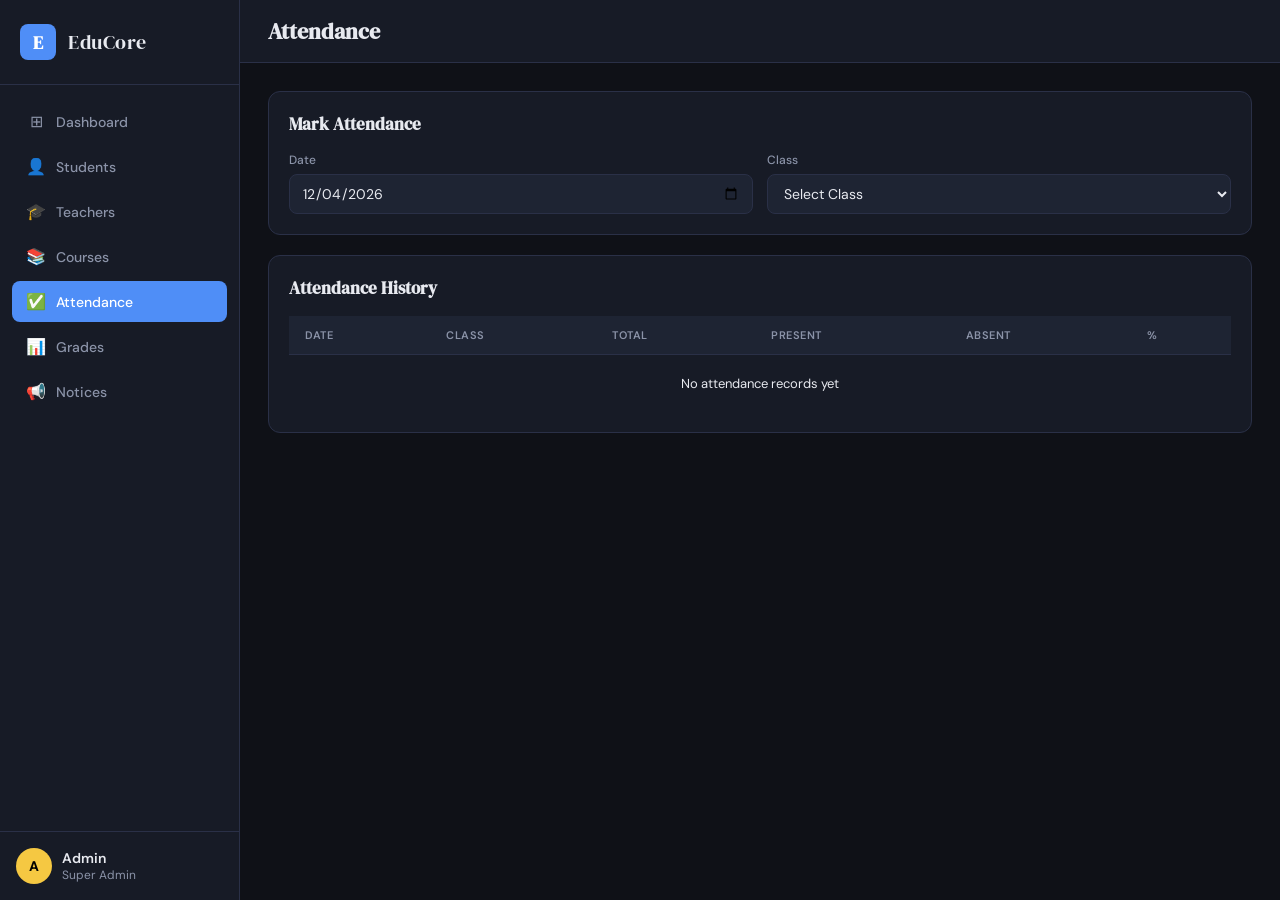
<file: school-management/pages/attendance.html>
<!DOCTYPE html>
<html lang="en">
<head>
  <meta charset="UTF-8"/>
  <meta name="viewport" content="width=device-width, initial-scale=1.0"/>
  <title>Attendance — EduCore</title>
  <link rel="stylesheet" href="../css/style.css"/>
  <link href="https://fonts.googleapis.com/css2?family=DM+Serif+Display&family=DM+Sans:wght@300;400;500;600&display=swap" rel="stylesheet">
</head>
<body>
<aside class="sidebar" id="sidebar">
  <div class="sidebar-logo"><div class="logo-icon">E</div><span>EduCore</span></div>
  <nav class="sidebar-nav">
    <a href="../index.html" class="nav-item"><span class="nav-icon">⊞</span> Dashboard</a>
    <a href="students.html"  class="nav-item"><span class="nav-icon">👤</span> Students</a>
    <a href="teachers.html"  class="nav-item"><span class="nav-icon">🎓</span> Teachers</a>
    <a href="courses.html"   class="nav-item"><span class="nav-icon">📚</span> Courses</a>
    <a href="attendance.html" class="nav-item active"><span class="nav-icon">✅</span> Attendance</a>
    <a href="grades.html"    class="nav-item"><span class="nav-icon">📊</span> Grades</a>
    <a href="notices.html"   class="nav-item"><span class="nav-icon">📢</span> Notices</a>
  </nav>
  <div class="sidebar-footer">
    <div class="user-card"><div class="user-avatar">A</div><div><div class="user-name">Admin</div><div class="user-role">Super Admin</div></div></div>
  </div>
</aside>

<main class="main">
  <header class="topbar">
    <button class="menu-btn" onclick="toggleSidebar()">☰</button>
    <h1 class="page-title">Attendance</h1>
  </header>
  <div class="page-body">

    <!-- Controls -->
    <div class="card" style="margin-bottom:20px">
      <div class="card-header"><h2>Mark Attendance</h2></div>
      <div style="display:flex;gap:14px;flex-wrap:wrap">
        <div class="form-group" style="flex:1;min-width:160px">
          <label class="form-label">Date</label>
          <input type="date" class="form-input" id="attendDate" value=""/>
        </div>
        <div class="form-group" style="flex:1;min-width:160px">
          <label class="form-label">Class</label>
          <select class="form-select" id="attendClass" onchange="loadStudents()">
            <option>Select Class</option>
            <option>9-A</option><option>9-B</option><option>10-A</option><option>10-B</option>
            <option>11-A</option><option>11-B</option><option>12-A</option><option>12-B</option>
          </select>
        </div>
      </div>
    </div>

    <!-- Student Attendance Table -->
    <div class="table-wrapper" id="attendanceSection" style="display:none">
      <div style="padding:16px;border-bottom:1px solid var(--border);display:flex;justify-content:space-between;align-items:center">
        <span id="classLabel" style="font-weight:600"></span>
        <div style="display:flex;gap:8px">
          <button class="btn btn-ghost btn-sm" onclick="markAll('Present')">✅ All Present</button>
          <button class="btn btn-ghost btn-sm" onclick="markAll('Absent')">❌ All Absent</button>
          <button class="btn btn-primary btn-sm" onclick="saveAttendance()">💾 Save</button>
        </div>
      </div>
      <table class="data-table">
        <thead><tr><th>Roll No</th><th>Name</th><th>Present</th><th>Absent</th><th>Late</th></tr></thead>
        <tbody id="attendBody"></tbody>
      </table>
    </div>

    <!-- History -->
    <div class="card" style="margin-top:20px">
      <div class="card-header"><h2>Attendance History</h2></div>
      <table class="data-table">
        <thead><tr><th>Date</th><th>Class</th><th>Total</th><th>Present</th><th>Absent</th><th>%</th></tr></thead>
        <tbody id="historyBody"></tbody>
      </table>
    </div>

  </div>
</main>

<script src="../js/storage.js"></script>
<script>
  document.getElementById('attendDate').value = new Date().toISOString().split('T')[0];
  let currentStudents = [];

  function loadStudents() {
    const cls = document.getElementById('attendClass').value;
    if (cls === 'Select Class') { document.getElementById('attendanceSection').style.display='none'; return; }
    currentStudents = SMS.getStudents().filter(s => s.class === cls && s.status === 'Active');
    document.getElementById('classLabel').textContent = `Class ${cls} — ${currentStudents.length} students`;
    document.getElementById('attendanceSection').style.display = 'block';
    const tbody = document.getElementById('attendBody');
    tbody.innerHTML = currentStudents.map(s => `
      <tr>
        <td><strong>${s.rollNo}</strong></td>
        <td>${s.name}</td>
        <td><label style="cursor:pointer"><input type="radio" name="att_${s.id}" value="Present" checked/> Present</label></td>
        <td><label style="cursor:pointer"><input type="radio" name="att_${s.id}" value="Absent"/> Absent</label></td>
        <td><label style="cursor:pointer"><input type="radio" name="att_${s.id}" value="Late"/> Late</label></td>
      </tr>
    `).join('');
  }

  function markAll(status) {
    currentStudents.forEach(s => {
      const radio = document.querySelector(`input[name="att_${s.id}"][value="${status}"]`);
      if (radio) radio.checked = true;
    });
  }

  function saveAttendance() {
    if (!currentStudents.length) { showToast('Load a class first', 'error'); return; }
    const date = document.getElementById('attendDate').value;
    const cls  = document.getElementById('attendClass').value;
    const records = currentStudents.map(s => {
      const val = document.querySelector(`input[name="att_${s.id}"]:checked`)?.value || 'Present';
      return { studentId: s.id, studentName: s.name, status: val };
    });
    const present = records.filter(r => r.status === 'Present').length;
    const absent  = records.filter(r => r.status === 'Absent').length;
    SMS.markAttendance({ date, class: cls, records, present, absent, total: records.length });
    showToast(`Attendance saved for Class ${cls}!`);
    renderHistory();
  }

  function renderHistory() {
    const data = SMS.getAttendance().slice().reverse();
    const tbody = document.getElementById('historyBody');
    if (!data.length) {
      tbody.innerHTML = '<tr><td colspan="6" class="empty-row">No attendance records yet</td></tr>';
      return;
    }
    tbody.innerHTML = data.map(a => {
      const pct = Math.round((a.present / a.total) * 100);
      return `<tr>
        <td>${a.date}</td>
        <td><span class="badge badge-new">${a.class}</span></td>
        <td>${a.total}</td>
        <td style="color:#4fbb7c"><strong>${a.present}</strong></td>
        <td style="color:#f7824f">${a.absent}</td>
        <td><span class="badge badge-${pct>=75?'active':'inactive'}">${pct}%</span></td>
      </tr>`;
    }).join('');
  }

  renderHistory();
</script>
</body>
</html>
</file>
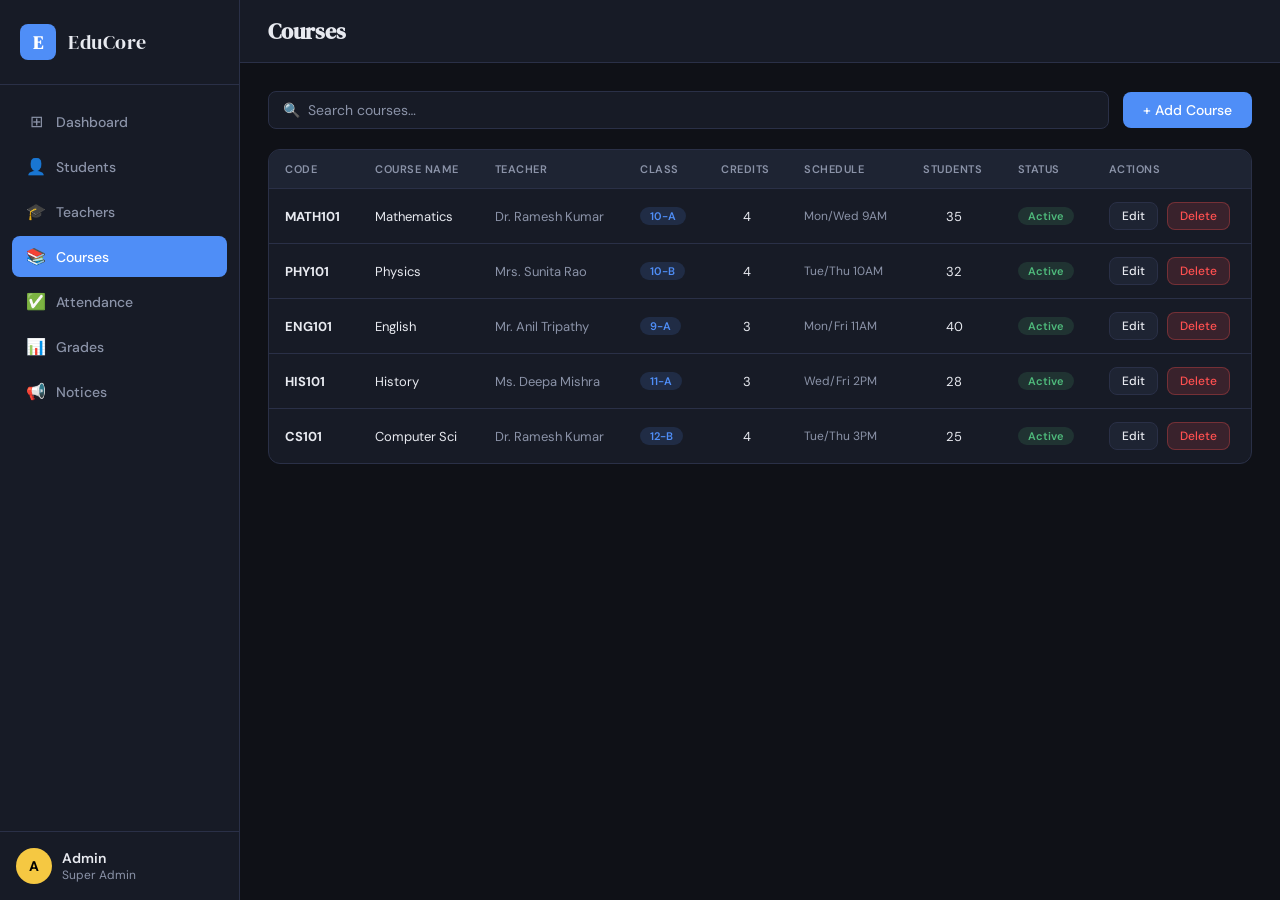
<file: school-management/pages/courses.html>
<!DOCTYPE html>
<html lang="en">
<head>
  <meta charset="UTF-8"/>
  <meta name="viewport" content="width=device-width, initial-scale=1.0"/>
  <title>Courses — EduCore</title>
  <link rel="stylesheet" href="../css/style.css"/>
  <link href="https://fonts.googleapis.com/css2?family=DM+Serif+Display&family=DM+Sans:wght@300;400;500;600&display=swap" rel="stylesheet">
</head>
<body>
<aside class="sidebar" id="sidebar">
  <div class="sidebar-logo"><div class="logo-icon">E</div><span>EduCore</span></div>
  <nav class="sidebar-nav">
    <a href="../index.html" class="nav-item"><span class="nav-icon">⊞</span> Dashboard</a>
    <a href="students.html"  class="nav-item"><span class="nav-icon">👤</span> Students</a>
    <a href="teachers.html"  class="nav-item"><span class="nav-icon">🎓</span> Teachers</a>
    <a href="courses.html"   class="nav-item active"><span class="nav-icon">📚</span> Courses</a>
    <a href="attendance.html" class="nav-item"><span class="nav-icon">✅</span> Attendance</a>
    <a href="grades.html"    class="nav-item"><span class="nav-icon">📊</span> Grades</a>
    <a href="notices.html"   class="nav-item"><span class="nav-icon">📢</span> Notices</a>
  </nav>
  <div class="sidebar-footer">
    <div class="user-card"><div class="user-avatar">A</div><div><div class="user-name">Admin</div><div class="user-role">Super Admin</div></div></div>
  </div>
</aside>

<main class="main">
  <header class="topbar">
    <button class="menu-btn" onclick="toggleSidebar()">☰</button>
    <h1 class="page-title">Courses</h1>
  </header>
  <div class="page-body">
    <div class="section-header">
      <div class="search-bar" style="flex:1;margin-bottom:0">
        <input type="text" class="search-input" placeholder="🔍  Search courses…" id="searchInput" oninput="renderTable()"/>
      </div>
      <button class="btn btn-primary" onclick="openModal()" style="margin-left:14px">+ Add Course</button>
    </div>

    <div class="table-wrapper" style="margin-top:16px">
      <table class="data-table">
        <thead>
          <tr><th>Code</th><th>Course Name</th><th>Teacher</th><th>Class</th><th>Credits</th><th>Schedule</th><th>Students</th><th>Status</th><th>Actions</th></tr>
        </thead>
        <tbody id="tableBody"></tbody>
      </table>
    </div>
  </div>
</main>

<div class="modal-overlay" id="modal">
  <div class="modal">
    <h2 class="modal-title" id="modalTitle">Add Course</h2>
    <div class="form-grid">
      <div class="form-group"><label class="form-label">Course Name *</label><input class="form-input" id="fName" placeholder="Mathematics"/></div>
      <div class="form-group"><label class="form-label">Course Code *</label><input class="form-input" id="fCode" placeholder="MATH101"/></div>
      <div class="form-group">
        <label class="form-label">Teacher *</label>
        <select class="form-select" id="fTeacher"></select>
      </div>
      <div class="form-group">
        <label class="form-label">Class</label>
        <select class="form-select" id="fClass">
          <option>9-A</option><option>9-B</option><option>10-A</option><option>10-B</option>
          <option>11-A</option><option>11-B</option><option>12-A</option><option>12-B</option>
        </select>
      </div>
      <div class="form-group"><label class="form-label">Credits</label><input class="form-input" id="fCredits" type="number" value="4" min="1" max="10"/></div>
      <div class="form-group"><label class="form-label">Schedule</label><input class="form-input" id="fSchedule" placeholder="Mon/Wed 9AM"/></div>
      <div class="form-group"><label class="form-label">Max Students</label><input class="form-input" id="fMax" type="number" value="40"/></div>
      <div class="form-group"><label class="form-label">Status</label>
        <select class="form-select" id="fStatus"><option>Active</option><option>Inactive</option><option>Completed</option></select>
      </div>
    </div>
    <div class="form-actions">
      <button class="btn btn-ghost" onclick="closeModal()">Cancel</button>
      <button class="btn btn-primary" onclick="saveCourse()">Save Course</button>
    </div>
  </div>
</div>

<script src="../js/storage.js"></script>
<script>
  let editId = null;

  function populateTeachers() {
    const sel = document.getElementById('fTeacher');
    sel.innerHTML = SMS.getTeachers().map(t => `<option value="${t.name}">${t.name}</option>`).join('');
  }

  function renderTable() {
    const search = document.getElementById('searchInput').value.toLowerCase();
    let data = SMS.getCourses().filter(c =>
      c.name.toLowerCase().includes(search) || c.code.toLowerCase().includes(search)
    );
    const tbody = document.getElementById('tableBody');
    if (!data.length) {
      tbody.innerHTML = `<tr><td colspan="9"><div class="empty-state"><div class="empty-state-icon">📚</div><p>No courses found</p></div></td></tr>`;
      return;
    }
    tbody.innerHTML = data.map(c => `
      <tr>
        <td><strong>${c.code}</strong></td>
        <td>${c.name}</td>
        <td style="color:var(--text2)">${c.teacher}</td>
        <td><span class="badge badge-new">${c.class}</span></td>
        <td style="text-align:center">${c.credits}</td>
        <td style="color:var(--text2);font-size:12px">${c.schedule||'—'}</td>
        <td style="text-align:center">${c.students||0}</td>
        <td><span class="badge badge-${c.status==='Active'?'active':'inactive'}">${c.status}</span></td>
        <td>
          <button class="btn btn-ghost btn-sm" onclick="editCourse(${c.id})">Edit</button>
          <button class="btn btn-danger btn-sm" onclick="deleteCourse(${c.id})" style="margin-left:6px">Delete</button>
        </td>
      </tr>
    `).join('');
  }

  function openModal(reset = true) {
    populateTeachers();
    if (reset) {
      editId = null;
      document.getElementById('modalTitle').textContent = 'Add Course';
      ['fName','fCode','fSchedule'].forEach(id => document.getElementById(id).value = '');
      document.getElementById('fCredits').value = '4';
      document.getElementById('fMax').value = '40';
      document.getElementById('fStatus').value = 'Active';
    }
    document.getElementById('modal').classList.add('open');
  }
  function closeModal() { document.getElementById('modal').classList.remove('open'); }

  function editCourse(id) {
    const c = SMS.getCourses().find(x => x.id === id);
    if (!c) return;
    editId = id;
    populateTeachers();
    document.getElementById('modalTitle').textContent = 'Edit Course';
    document.getElementById('fName').value     = c.name;
    document.getElementById('fCode').value     = c.code;
    document.getElementById('fTeacher').value  = c.teacher;
    document.getElementById('fClass').value    = c.class;
    document.getElementById('fCredits').value  = c.credits;
    document.getElementById('fSchedule').value = c.schedule;
    document.getElementById('fMax').value      = c.maxStudents || 40;
    document.getElementById('fStatus').value   = c.status;
    openModal(false);
  }

  function saveCourse() {
    const name = document.getElementById('fName').value.trim();
    const code = document.getElementById('fCode').value.trim();
    if (!name || !code) { showToast('Fill all required fields', 'error'); return; }
    const obj = {
      name, code,
      teacher:     document.getElementById('fTeacher').value,
      class:       document.getElementById('fClass').value,
      credits:     parseInt(document.getElementById('fCredits').value),
      schedule:    document.getElementById('fSchedule').value,
      maxStudents: parseInt(document.getElementById('fMax').value),
      status:      document.getElementById('fStatus').value,
      students:    0,
    };
    if (editId) { obj.id = editId; SMS.updateCourse(obj); showToast('Course updated!'); }
    else        { SMS.addCourse(obj); showToast('Course added!'); }
    closeModal(); renderTable();
  }

  function deleteCourse(id) {
    if (!confirm('Delete this course?')) return;
    SMS.deleteCourse(id); showToast('Course deleted', 'error'); renderTable();
  }

  renderTable();
</script>
</body>
</html>
</file>
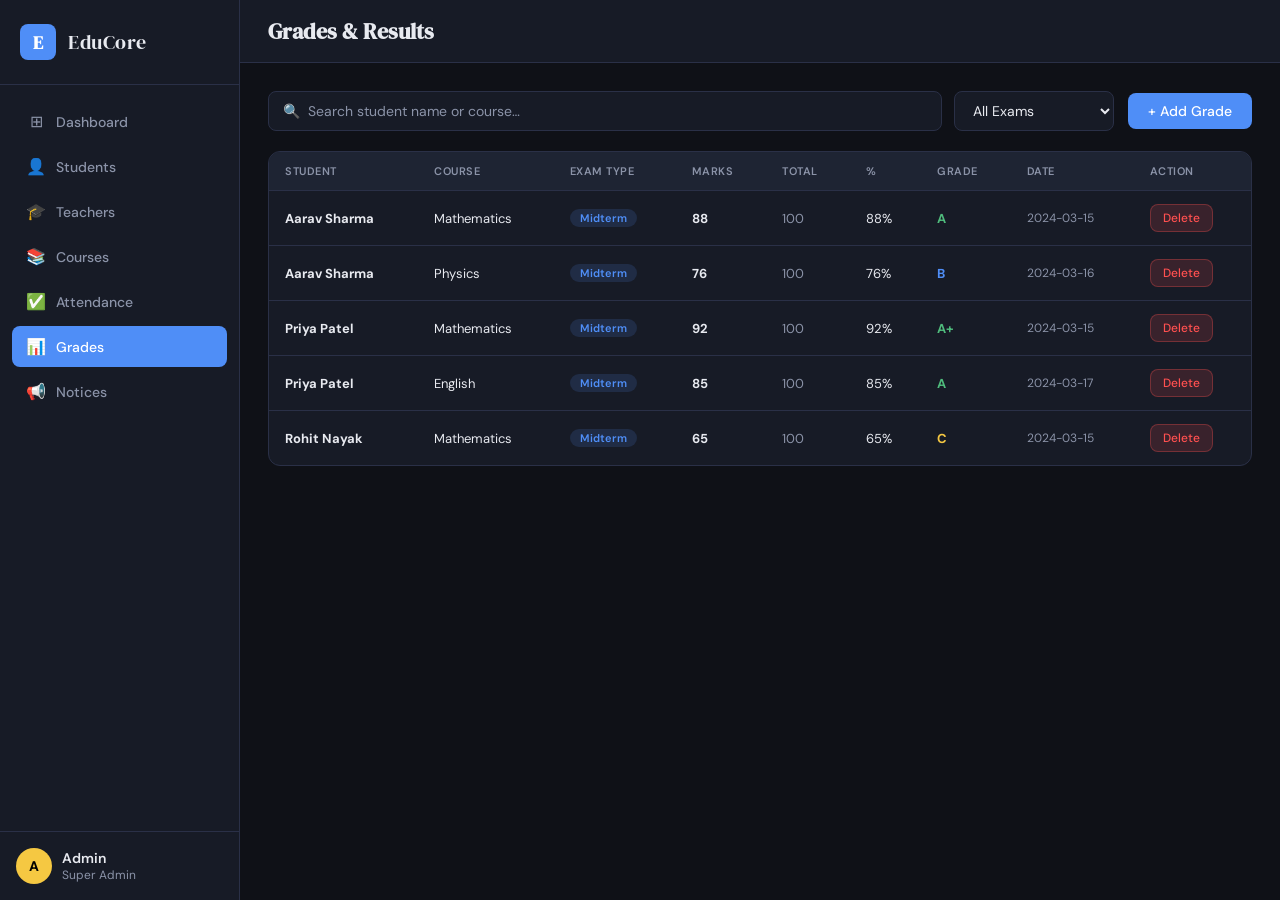
<file: school-management/pages/grades.html>
<!DOCTYPE html>
<html lang="en">
<head>
  <meta charset="UTF-8"/>
  <meta name="viewport" content="width=device-width, initial-scale=1.0"/>
  <title>Grades — EduCore</title>
  <link rel="stylesheet" href="../css/style.css"/>
  <link href="https://fonts.googleapis.com/css2?family=DM+Serif+Display&family=DM+Sans:wght@300;400;500;600&display=swap" rel="stylesheet">
</head>
<body>
<aside class="sidebar" id="sidebar">
  <div class="sidebar-logo"><div class="logo-icon">E</div><span>EduCore</span></div>
  <nav class="sidebar-nav">
    <a href="../index.html" class="nav-item"><span class="nav-icon">⊞</span> Dashboard</a>
    <a href="students.html"  class="nav-item"><span class="nav-icon">👤</span> Students</a>
    <a href="teachers.html"  class="nav-item"><span class="nav-icon">🎓</span> Teachers</a>
    <a href="courses.html"   class="nav-item"><span class="nav-icon">📚</span> Courses</a>
    <a href="attendance.html" class="nav-item"><span class="nav-icon">✅</span> Attendance</a>
    <a href="grades.html"    class="nav-item active"><span class="nav-icon">📊</span> Grades</a>
    <a href="notices.html"   class="nav-item"><span class="nav-icon">📢</span> Notices</a>
  </nav>
  <div class="sidebar-footer">
    <div class="user-card"><div class="user-avatar">A</div><div><div class="user-name">Admin</div><div class="user-role">Super Admin</div></div></div>
  </div>
</aside>

<main class="main">
  <header class="topbar">
    <button class="menu-btn" onclick="toggleSidebar()">☰</button>
    <h1 class="page-title">Grades & Results</h1>
  </header>
  <div class="page-body">
    <div class="section-header">
      <div class="search-bar" style="flex:1;margin-bottom:0">
        <input type="text" class="search-input" placeholder="🔍  Search student name or course…" id="searchInput" oninput="renderTable()"/>
        <select class="search-input" style="max-width:160px" id="filterExam" onchange="renderTable()">
          <option value="">All Exams</option>
          <option>Midterm</option><option>Final</option><option>Assignment</option><option>Quiz</option>
        </select>
      </div>
      <button class="btn btn-primary" onclick="openModal()" style="margin-left:14px">+ Add Grade</button>
    </div>

    <div class="table-wrapper" style="margin-top:16px">
      <table class="data-table">
        <thead>
          <tr><th>Student</th><th>Course</th><th>Exam Type</th><th>Marks</th><th>Total</th><th>%</th><th>Grade</th><th>Date</th><th>Action</th></tr>
        </thead>
        <tbody id="tableBody"></tbody>
      </table>
    </div>
  </div>
</main>

<div class="modal-overlay" id="modal">
  <div class="modal">
    <h2 class="modal-title">Add Grade</h2>
    <div class="form-grid">
      <div class="form-group full">
        <label class="form-label">Student *</label>
        <select class="form-select" id="fStudent"></select>
      </div>
      <div class="form-group full">
        <label class="form-label">Course *</label>
        <select class="form-select" id="fCourse"></select>
      </div>
      <div class="form-group">
        <label class="form-label">Exam Type *</label>
        <select class="form-select" id="fExam">
          <option>Midterm</option><option>Final</option><option>Assignment</option><option>Quiz</option>
        </select>
      </div>
      <div class="form-group">
        <label class="form-label">Date</label>
        <input type="date" class="form-input" id="fDate"/>
      </div>
      <div class="form-group">
        <label class="form-label">Marks Obtained *</label>
        <input type="number" class="form-input" id="fMarks" placeholder="0-100" min="0" max="100"/>
      </div>
      <div class="form-group">
        <label class="form-label">Total Marks</label>
        <input type="number" class="form-input" id="fTotal" value="100"/>
      </div>
    </div>
    <div class="form-actions">
      <button class="btn btn-ghost" onclick="closeModal()">Cancel</button>
      <button class="btn btn-primary" onclick="saveGrade()">Save Grade</button>
    </div>
  </div>
</div>

<script src="../js/storage.js"></script>
<script>
  const gradeColors = { 'A+':'#4fbb7c','A':'#4fbb7c','B':'#4f8ef7','C':'#f5c842','D':'#f7824f','F':'#ff5050' };

  function renderTable() {
    const search = document.getElementById('searchInput').value.toLowerCase();
    const exam   = document.getElementById('filterExam').value;
    let data = SMS.getGrades().filter(g =>
      (g.studentName.toLowerCase().includes(search) || g.course.toLowerCase().includes(search)) &&
      (!exam || g.examType === exam)
    );
    const tbody = document.getElementById('tableBody');
    if (!data.length) {
      tbody.innerHTML = `<tr><td colspan="9"><div class="empty-state"><div class="empty-state-icon">📊</div><p>No grades found</p></div></td></tr>`;
      return;
    }
    tbody.innerHTML = data.map(g => {
      const pct = Math.round((g.marks / g.total) * 100);
      const gl  = getGradeLetter(pct);
      return `<tr>
        <td><strong>${g.studentName}</strong></td>
        <td>${g.course}</td>
        <td><span class="badge badge-new">${g.examType}</span></td>
        <td><strong>${g.marks}</strong></td>
        <td style="color:var(--text2)">${g.total}</td>
        <td>${pct}%</td>
        <td><span style="font-weight:700;color:${gradeColors[gl]||'var(--text)'}">${gl}</span></td>
        <td style="color:var(--text2);font-size:12px">${g.date||'—'}</td>
        <td><button class="btn btn-danger btn-sm" onclick="deleteGrade(${g.id})">Delete</button></td>
      </tr>`;
    }).join('');
  }

  function openModal() {
    const sSel = document.getElementById('fStudent');
    sSel.innerHTML = SMS.getStudents().map(s => `<option value="${s.id}|${s.name}">${s.name} (${s.class})</option>`).join('');
    const cSel = document.getElementById('fCourse');
    cSel.innerHTML = SMS.getCourses().map(c => `<option value="${c.name}">${c.name}</option>`).join('');
    document.getElementById('fDate').value = new Date().toISOString().split('T')[0];
    document.getElementById('fMarks').value = '';
    document.getElementById('fTotal').value = '100';
    document.getElementById('modal').classList.add('open');
  }
  function closeModal() { document.getElementById('modal').classList.remove('open'); }

  function saveGrade() {
    const sv     = document.getElementById('fStudent').value.split('|');
    const marks  = parseFloat(document.getElementById('fMarks').value);
    const total  = parseFloat(document.getElementById('fTotal').value);
    if (!sv[0] || isNaN(marks)) { showToast('Fill all fields', 'error'); return; }
    SMS.addGrade({
      studentId:   parseInt(sv[0]),
      studentName: sv[1],
      course:      document.getElementById('fCourse').value,
      examType:    document.getElementById('fExam').value,
      marks, total,
      date:        document.getElementById('fDate').value,
    });
    showToast('Grade saved!');
    closeModal(); renderTable();
  }

  function deleteGrade(id) {
    if (!confirm('Delete this grade?')) return;
    SMS.deleteGrade(id); showToast('Deleted', 'error'); renderTable();
  }

  renderTable();
</script>
</body>
</html>
</file>
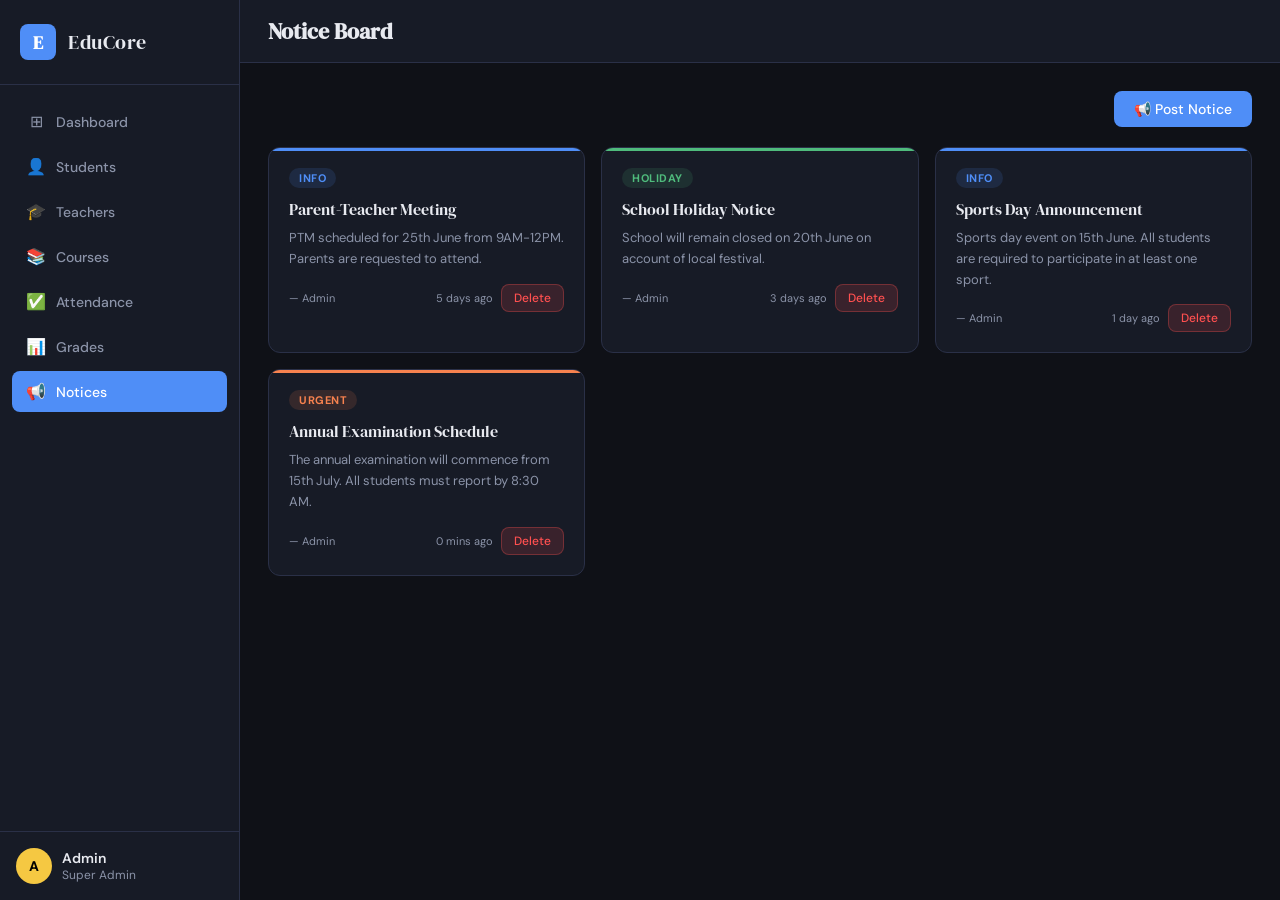
<file: school-management/pages/notices.html>
<!DOCTYPE html>
<html lang="en">
<head>
  <meta charset="UTF-8"/>
  <meta name="viewport" content="width=device-width, initial-scale=1.0"/>
  <title>Notices — EduCore</title>
  <link rel="stylesheet" href="../css/style.css"/>
  <link href="https://fonts.googleapis.com/css2?family=DM+Serif+Display&family=DM+Sans:wght@300;400;500;600&display=swap" rel="stylesheet">
  <style>
    .notice-grid { display: grid; grid-template-columns: repeat(auto-fill, minmax(300px, 1fr)); gap: 16px; }
    .notice-full-card {
      background: var(--bg2); border: 1px solid var(--border); border-radius: var(--radius);
      padding: 20px; position: relative; overflow: hidden; transition: transform .2s;
    }
    .notice-full-card:hover { transform: translateY(-2px); }
    .notice-full-card::before {
      content: ''; position: absolute; top: 0; left: 0; right: 0; height: 3px;
      background: var(--tag-color, var(--accent));
    }
    .notice-type-badge {
      display: inline-block; padding: 3px 10px; border-radius: 20px;
      font-size: 11px; font-weight: 700; text-transform: uppercase; letter-spacing: .5px;
      margin-bottom: 10px;
    }
    .notice-title { font-family: var(--font-head); font-size: 16px; margin-bottom: 8px; }
    .notice-body  { color: var(--text2); font-size: 13px; line-height: 1.6; }
    .notice-meta  { margin-top: 14px; font-size: 11px; color: var(--text2); display: flex; justify-content: space-between; align-items: center; }
    .urgent-card  { --tag-color: #f7824f; }
    .info-card    { --tag-color: #4f8ef7; }
    .holiday-card { --tag-color: #4fbb7c; }
  </style>
</head>
<body>
<aside class="sidebar" id="sidebar">
  <div class="sidebar-logo"><div class="logo-icon">E</div><span>EduCore</span></div>
  <nav class="sidebar-nav">
    <a href="../index.html" class="nav-item"><span class="nav-icon">⊞</span> Dashboard</a>
    <a href="students.html"  class="nav-item"><span class="nav-icon">👤</span> Students</a>
    <a href="teachers.html"  class="nav-item"><span class="nav-icon">🎓</span> Teachers</a>
    <a href="courses.html"   class="nav-item"><span class="nav-icon">📚</span> Courses</a>
    <a href="attendance.html" class="nav-item"><span class="nav-icon">✅</span> Attendance</a>
    <a href="grades.html"    class="nav-item"><span class="nav-icon">📊</span> Grades</a>
    <a href="notices.html"   class="nav-item active"><span class="nav-icon">📢</span> Notices</a>
  </nav>
  <div class="sidebar-footer">
    <div class="user-card"><div class="user-avatar">A</div><div><div class="user-name">Admin</div><div class="user-role">Super Admin</div></div></div>
  </div>
</aside>

<main class="main">
  <header class="topbar">
    <button class="menu-btn" onclick="toggleSidebar()">☰</button>
    <h1 class="page-title">Notice Board</h1>
  </header>
  <div class="page-body">
    <div class="section-header" style="margin-bottom:20px">
      <div></div>
      <button class="btn btn-primary" onclick="openModal()">📢 Post Notice</button>
    </div>
    <div class="notice-grid" id="noticeGrid"></div>
  </div>
</main>

<div class="modal-overlay" id="modal">
  <div class="modal">
    <h2 class="modal-title">Post New Notice</h2>
    <div class="form-grid">
      <div class="form-group full">
        <label class="form-label">Title *</label>
        <input class="form-input" id="fTitle" placeholder="Notice title…"/>
      </div>
      <div class="form-group full">
        <label class="form-label">Body *</label>
        <textarea class="form-input" id="fBody" rows="4" placeholder="Notice details…" style="resize:vertical"></textarea>
      </div>
      <div class="form-group">
        <label class="form-label">Type</label>
        <select class="form-select" id="fType">
          <option>Info</option><option>Urgent</option><option>Holiday</option>
        </select>
      </div>
      <div class="form-group">
        <label class="form-label">Author</label>
        <input class="form-input" id="fAuthor" value="Admin"/>
      </div>
    </div>
    <div class="form-actions">
      <button class="btn btn-ghost" onclick="closeModal()">Cancel</button>
      <button class="btn btn-primary" onclick="saveNotice()">Post Notice</button>
    </div>
  </div>
</div>

<script src="../js/storage.js"></script>
<script>
  const tagColors = { Urgent:'#f7824f', Info:'#4f8ef7', Holiday:'#4fbb7c' };

  function timeAgo(iso) {
    const diff = Date.now() - new Date(iso).getTime();
    const mins = Math.floor(diff/60000);
    if (mins < 60) return `${mins} min${mins!==1?'s':''} ago`;
    const hrs = Math.floor(mins/60);
    if (hrs < 24) return `${hrs} hour${hrs!==1?'s':''} ago`;
    return `${Math.floor(hrs/24)} day${Math.floor(hrs/24)!==1?'s':''} ago`;
  }

  function renderNotices() {
    const data = SMS.getNotices().slice().reverse();
    const grid = document.getElementById('noticeGrid');
    if (!data.length) {
      grid.innerHTML = `<div class="empty-state" style="grid-column:1/-1"><div class="empty-state-icon">📢</div><p>No notices posted yet</p></div>`;
      return;
    }
    grid.innerHTML = data.map(n => {
      const cls = n.type.toLowerCase() + '-card';
      const col = tagColors[n.type] || '#4f8ef7';
      return `
        <div class="notice-full-card ${cls}">
          <span class="notice-type-badge" style="background:${col}22;color:${col}">${n.type}</span>
          <div class="notice-title">${n.title}</div>
          <div class="notice-body">${n.body}</div>
          <div class="notice-meta">
            <span>— ${n.author}</span>
            <div style="display:flex;align-items:center;gap:8px">
              <span>${timeAgo(n.date)}</span>
              <button class="btn btn-danger btn-sm" onclick="deleteNotice(${n.id})">Delete</button>
            </div>
          </div>
        </div>`;
    }).join('');
  }

  function openModal() {
    document.getElementById('fTitle').value = '';
    document.getElementById('fBody').value  = '';
    document.getElementById('fType').value  = 'Info';
    document.getElementById('modal').classList.add('open');
  }
  function closeModal() { document.getElementById('modal').classList.remove('open'); }

  function saveNotice() {
    const title = document.getElementById('fTitle').value.trim();
    const body  = document.getElementById('fBody').value.trim();
    if (!title || !body) { showToast('Fill title and body', 'error'); return; }
    SMS.addNotice({
      title, body,
      type:   document.getElementById('fType').value,
      author: document.getElementById('fAuthor').value || 'Admin',
      date:   new Date().toISOString(),
    });
    showToast('Notice posted!');
    closeModal(); renderNotices();
  }

  function deleteNotice(id) {
    if (!confirm('Delete this notice?')) return;
    SMS.deleteNotice(id); showToast('Notice deleted', 'error'); renderNotices();
  }

  renderNotices();
</script>
</body>
</html>
</file>
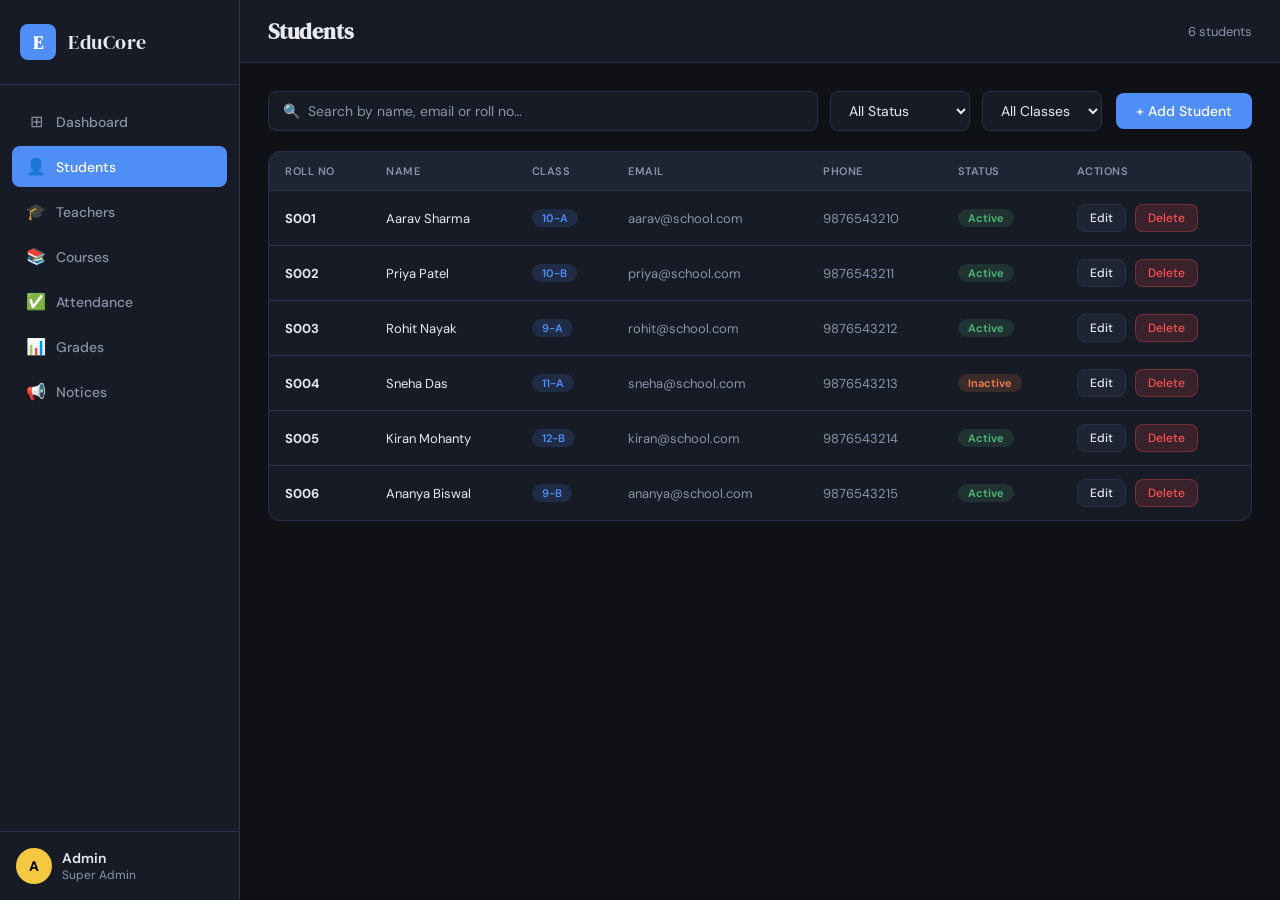
<file: school-management/pages/students.html>
<!DOCTYPE html>
<html lang="en">
<head>
  <meta charset="UTF-8"/>
  <meta name="viewport" content="width=device-width, initial-scale=1.0"/>
  <title>Students — EduCore</title>
  <link rel="stylesheet" href="../css/style.css"/>
  <link href="https://fonts.googleapis.com/css2?family=DM+Serif+Display&family=DM+Sans:wght@300;400;500;600&display=swap" rel="stylesheet">
</head>
<body>

<aside class="sidebar" id="sidebar">
  <div class="sidebar-logo"><div class="logo-icon">E</div><span>EduCore</span></div>
  <nav class="sidebar-nav">
    <a href="../index.html" class="nav-item"><span class="nav-icon">⊞</span> Dashboard</a>
    <a href="students.html"  class="nav-item active"><span class="nav-icon">👤</span> Students</a>
    <a href="teachers.html"  class="nav-item"><span class="nav-icon">🎓</span> Teachers</a>
    <a href="courses.html"   class="nav-item"><span class="nav-icon">📚</span> Courses</a>
    <a href="attendance.html" class="nav-item"><span class="nav-icon">✅</span> Attendance</a>
    <a href="grades.html"    class="nav-item"><span class="nav-icon">📊</span> Grades</a>
    <a href="notices.html"   class="nav-item"><span class="nav-icon">📢</span> Notices</a>
  </nav>
  <div class="sidebar-footer">
    <div class="user-card"><div class="user-avatar">A</div><div><div class="user-name">Admin</div><div class="user-role">Super Admin</div></div></div>
  </div>
</aside>

<main class="main">
  <header class="topbar">
    <button class="menu-btn" onclick="toggleSidebar()">☰</button>
    <h1 class="page-title">Students</h1>
    <div class="topbar-right">
      <span id="studentCount" style="color:var(--text2);font-size:13px;"></span>
    </div>
  </header>

  <div class="page-body">
    <div class="section-header">
      <div class="search-bar" style="flex:1;margin-bottom:0">
        <input type="text" class="search-input" placeholder="🔍  Search by name, email or roll no…" id="searchInput" oninput="renderTable()"/>
        <select class="search-input" style="max-width:140px" id="filterStatus" onchange="renderTable()">
          <option value="">All Status</option>
          <option value="Active">Active</option>
          <option value="Inactive">Inactive</option>
        </select>
        <select class="search-input" style="max-width:120px" id="filterClass" onchange="renderTable()">
          <option value="">All Classes</option>
          <option>9-A</option><option>9-B</option>
          <option>10-A</option><option>10-B</option>
          <option>11-A</option><option>11-B</option>
          <option>12-A</option><option>12-B</option>
        </select>
      </div>
      <button class="btn btn-primary" onclick="openModal()" style="margin-left:14px">+ Add Student</button>
    </div>

    <div class="table-wrapper" style="margin-top:16px">
      <table class="data-table">
        <thead>
          <tr>
            <th>Roll No</th>
            <th>Name</th>
            <th>Class</th>
            <th>Email</th>
            <th>Phone</th>
            <th>Status</th>
            <th>Actions</th>
          </tr>
        </thead>
        <tbody id="tableBody"></tbody>
      </table>
    </div>
  </div>
</main>

<!-- MODAL -->
<div class="modal-overlay" id="modal">
  <div class="modal">
    <h2 class="modal-title" id="modalTitle">Add Student</h2>
    <div class="form-grid">
      <div class="form-group">
        <label class="form-label">Full Name *</label>
        <input class="form-input" id="fName" placeholder="e.g. Aarav Sharma"/>
      </div>
      <div class="form-group">
        <label class="form-label">Roll Number *</label>
        <input class="form-input" id="fRollNo" placeholder="e.g. S007"/>
      </div>
      <div class="form-group">
        <label class="form-label">Email *</label>
        <input class="form-input" id="fEmail" type="email" placeholder="email@school.com"/>
      </div>
      <div class="form-group">
        <label class="form-label">Phone *</label>
        <input class="form-input" id="fPhone" placeholder="10-digit mobile"/>
      </div>
      <div class="form-group">
        <label class="form-label">Class *</label>
        <select class="form-select" id="fClass">
          <option>9-A</option><option>9-B</option>
          <option>10-A</option><option>10-B</option>
          <option>11-A</option><option>11-B</option>
          <option>12-A</option><option>12-B</option>
        </select>
      </div>
      <div class="form-group">
        <label class="form-label">Gender</label>
        <select class="form-select" id="fGender">
          <option>Male</option><option>Female</option><option>Other</option>
        </select>
      </div>
      <div class="form-group">
        <label class="form-label">Date of Birth</label>
        <input class="form-input" id="fDob" type="date"/>
      </div>
      <div class="form-group">
        <label class="form-label">Status</label>
        <select class="form-select" id="fStatus">
          <option>Active</option><option>Inactive</option>
        </select>
      </div>
      <div class="form-group full">
        <label class="form-label">Address</label>
        <input class="form-input" id="fAddress" placeholder="City, State"/>
      </div>
    </div>
    <div class="form-actions">
      <button class="btn btn-ghost" onclick="closeModal()">Cancel</button>
      <button class="btn btn-primary" onclick="saveStudent()">Save Student</button>
    </div>
  </div>
</div>

<script src="../js/storage.js"></script>
<script>
  let editId = null;

  function renderTable() {
    const search = document.getElementById('searchInput').value.toLowerCase();
    const status = document.getElementById('filterStatus').value;
    const cls    = document.getElementById('filterClass').value;

    let data = SMS.getStudents().filter(s => {
      const matchSearch = s.name.toLowerCase().includes(search) ||
                          s.email.toLowerCase().includes(search) ||
                          s.rollNo.toLowerCase().includes(search);
      const matchStatus = !status || s.status === status;
      const matchClass  = !cls    || s.class  === cls;
      return matchSearch && matchStatus && matchClass;
    });

    document.getElementById('studentCount').textContent = `${data.length} student${data.length!==1?'s':''}`;

    const tbody = document.getElementById('tableBody');
    if (!data.length) {
      tbody.innerHTML = `<tr><td colspan="7"><div class="empty-state"><div class="empty-state-icon">👤</div><p>No students found</p></div></td></tr>`;
      return;
    }

    tbody.innerHTML = data.map(s => `
      <tr>
        <td><strong>${s.rollNo}</strong></td>
        <td>${s.name}</td>
        <td><span class="badge badge-new">${s.class}</span></td>
        <td style="color:var(--text2)">${s.email}</td>
        <td style="color:var(--text2)">${s.phone}</td>
        <td><span class="badge badge-${s.status==='Active'?'active':'inactive'}">${s.status}</span></td>
        <td>
          <button class="btn btn-ghost btn-sm" onclick="editStudent(${s.id})">Edit</button>
          <button class="btn btn-danger btn-sm" onclick="deleteStudent(${s.id})" style="margin-left:6px">Delete</button>
        </td>
      </tr>
    `).join('');
  }

  function openModal(reset = true) {
    if (reset) {
      editId = null;
      document.getElementById('modalTitle').textContent = 'Add Student';
      ['fName','fRollNo','fEmail','fPhone','fAddress','fDob'].forEach(id => document.getElementById(id).value = '');
      document.getElementById('fStatus').value = 'Active';
      document.getElementById('fClass').value  = '9-A';
      document.getElementById('fGender').value = 'Male';
    }
    document.getElementById('modal').classList.add('open');
  }

  function closeModal() { document.getElementById('modal').classList.remove('open'); }

  function editStudent(id) {
    const s = SMS.getStudent(id);
    if (!s) return;
    editId = id;
    document.getElementById('modalTitle').textContent = 'Edit Student';
    document.getElementById('fName').value    = s.name;
    document.getElementById('fRollNo').value  = s.rollNo;
    document.getElementById('fEmail').value   = s.email;
    document.getElementById('fPhone').value   = s.phone;
    document.getElementById('fAddress').value = s.address;
    document.getElementById('fDob').value     = s.dob;
    document.getElementById('fClass').value   = s.class;
    document.getElementById('fGender').value  = s.gender;
    document.getElementById('fStatus').value  = s.status;
    openModal(false);
  }

  function saveStudent() {
    const name   = document.getElementById('fName').value.trim();
    const rollNo = document.getElementById('fRollNo').value.trim();
    const email  = document.getElementById('fEmail').value.trim();
    const phone  = document.getElementById('fPhone').value.trim();
    if (!name || !rollNo || !email || !phone) { showToast('Please fill all required fields', 'error'); return; }

    const obj = {
      name, rollNo, email, phone,
      class:    document.getElementById('fClass').value,
      gender:   document.getElementById('fGender').value,
      dob:      document.getElementById('fDob').value,
      address:  document.getElementById('fAddress').value,
      status:   document.getElementById('fStatus').value,
      joinDate: new Date().toISOString().split('T')[0],
    };

    if (editId) { obj.id = editId; SMS.updateStudent(obj); showToast('Student updated!'); }
    else        { SMS.addStudent(obj); showToast('Student added!'); }

    closeModal();
    renderTable();
  }

  function deleteStudent(id) {
    if (!confirm('Delete this student?')) return;
    SMS.deleteStudent(id);
    showToast('Student deleted', 'error');
    renderTable();
  }

  renderTable();
</script>
</body>
</html>
</file>
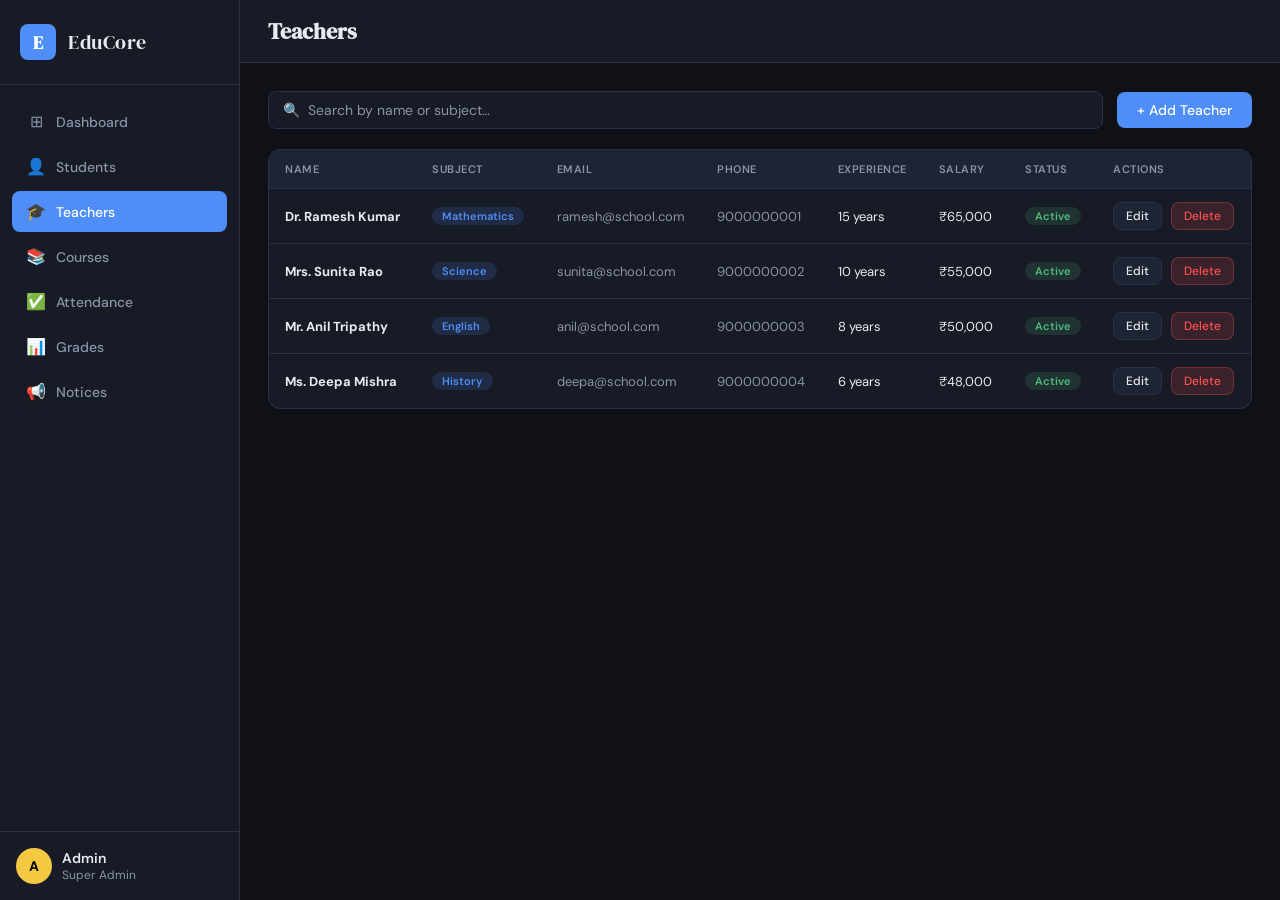
<file: school-management/pages/teachers.html>
<!DOCTYPE html>
<html lang="en">
<head>
  <meta charset="UTF-8"/>
  <meta name="viewport" content="width=device-width, initial-scale=1.0"/>
  <title>Teachers — EduCore</title>
  <link rel="stylesheet" href="../css/style.css"/>
  <link href="https://fonts.googleapis.com/css2?family=DM+Serif+Display&family=DM+Sans:wght@300;400;500;600&display=swap" rel="stylesheet">
</head>
<body>
<aside class="sidebar" id="sidebar">
  <div class="sidebar-logo"><div class="logo-icon">E</div><span>EduCore</span></div>
  <nav class="sidebar-nav">
    <a href="../index.html" class="nav-item"><span class="nav-icon">⊞</span> Dashboard</a>
    <a href="students.html"  class="nav-item"><span class="nav-icon">👤</span> Students</a>
    <a href="teachers.html"  class="nav-item active"><span class="nav-icon">🎓</span> Teachers</a>
    <a href="courses.html"   class="nav-item"><span class="nav-icon">📚</span> Courses</a>
    <a href="attendance.html" class="nav-item"><span class="nav-icon">✅</span> Attendance</a>
    <a href="grades.html"    class="nav-item"><span class="nav-icon">📊</span> Grades</a>
    <a href="notices.html"   class="nav-item"><span class="nav-icon">📢</span> Notices</a>
  </nav>
  <div class="sidebar-footer">
    <div class="user-card"><div class="user-avatar">A</div><div><div class="user-name">Admin</div><div class="user-role">Super Admin</div></div></div>
  </div>
</aside>

<main class="main">
  <header class="topbar">
    <button class="menu-btn" onclick="toggleSidebar()">☰</button>
    <h1 class="page-title">Teachers</h1>
  </header>
  <div class="page-body">
    <div class="section-header">
      <div class="search-bar" style="flex:1;margin-bottom:0">
        <input type="text" class="search-input" placeholder="🔍  Search by name or subject…" id="searchInput" oninput="renderTable()"/>
      </div>
      <button class="btn btn-primary" onclick="openModal()" style="margin-left:14px">+ Add Teacher</button>
    </div>

    <div class="table-wrapper" style="margin-top:16px">
      <table class="data-table">
        <thead>
          <tr><th>Name</th><th>Subject</th><th>Email</th><th>Phone</th><th>Experience</th><th>Salary</th><th>Status</th><th>Actions</th></tr>
        </thead>
        <tbody id="tableBody"></tbody>
      </table>
    </div>
  </div>
</main>

<div class="modal-overlay" id="modal">
  <div class="modal">
    <h2 class="modal-title" id="modalTitle">Add Teacher</h2>
    <div class="form-grid">
      <div class="form-group"><label class="form-label">Full Name *</label><input class="form-input" id="fName" placeholder="Dr. Ramesh Kumar"/></div>
      <div class="form-group"><label class="form-label">Subject *</label><input class="form-input" id="fSubject" placeholder="Mathematics"/></div>
      <div class="form-group"><label class="form-label">Email *</label><input class="form-input" id="fEmail" type="email" placeholder="teacher@school.com"/></div>
      <div class="form-group"><label class="form-label">Phone *</label><input class="form-input" id="fPhone" placeholder="10-digit mobile"/></div>
      <div class="form-group"><label class="form-label">Qualification</label><input class="form-input" id="fQual" placeholder="PhD, M.Sc..."/></div>
      <div class="form-group"><label class="form-label">Experience</label><input class="form-input" id="fExp" placeholder="5 years"/></div>
      <div class="form-group"><label class="form-label">Salary (₹)</label><input class="form-input" id="fSalary" type="number" placeholder="50000"/></div>
      <div class="form-group"><label class="form-label">Status</label>
        <select class="form-select" id="fStatus"><option>Active</option><option>Inactive</option></select>
      </div>
    </div>
    <div class="form-actions">
      <button class="btn btn-ghost" onclick="closeModal()">Cancel</button>
      <button class="btn btn-primary" onclick="saveTeacher()">Save Teacher</button>
    </div>
  </div>
</div>

<script src="../js/storage.js"></script>
<script>
  let editId = null;

  function renderTable() {
    const search = document.getElementById('searchInput').value.toLowerCase();
    let data = SMS.getTeachers().filter(t =>
      t.name.toLowerCase().includes(search) || t.subject.toLowerCase().includes(search)
    );
    const tbody = document.getElementById('tableBody');
    if (!data.length) {
      tbody.innerHTML = `<tr><td colspan="8"><div class="empty-state"><div class="empty-state-icon">🎓</div><p>No teachers found</p></div></td></tr>`;
      return;
    }
    tbody.innerHTML = data.map(t => `
      <tr>
        <td><strong>${t.name}</strong></td>
        <td><span class="badge badge-new">${t.subject}</span></td>
        <td style="color:var(--text2)">${t.email}</td>
        <td style="color:var(--text2)">${t.phone}</td>
        <td>${t.experience || '—'}</td>
        <td>₹${Number(t.salary||0).toLocaleString('en-IN')}</td>
        <td><span class="badge badge-${t.status==='Active'?'active':'inactive'}">${t.status}</span></td>
        <td>
          <button class="btn btn-ghost btn-sm" onclick="editTeacher(${t.id})">Edit</button>
          <button class="btn btn-danger btn-sm" onclick="deleteTeacher(${t.id})" style="margin-left:6px">Delete</button>
        </td>
      </tr>
    `).join('');
  }

  function openModal(reset = true) {
    if (reset) {
      editId = null;
      document.getElementById('modalTitle').textContent = 'Add Teacher';
      ['fName','fSubject','fEmail','fPhone','fQual','fExp','fSalary'].forEach(id => document.getElementById(id).value = '');
      document.getElementById('fStatus').value = 'Active';
    }
    document.getElementById('modal').classList.add('open');
  }
  function closeModal() { document.getElementById('modal').classList.remove('open'); }

  function editTeacher(id) {
    const t = SMS.getTeachers().find(x => x.id === id);
    if (!t) return;
    editId = id;
    document.getElementById('modalTitle').textContent = 'Edit Teacher';
    document.getElementById('fName').value    = t.name;
    document.getElementById('fSubject').value = t.subject;
    document.getElementById('fEmail').value   = t.email;
    document.getElementById('fPhone').value   = t.phone;
    document.getElementById('fQual').value    = t.qualification;
    document.getElementById('fExp').value     = t.experience;
    document.getElementById('fSalary').value  = t.salary;
    document.getElementById('fStatus').value  = t.status;
    openModal(false);
  }

  function saveTeacher() {
    const name    = document.getElementById('fName').value.trim();
    const subject = document.getElementById('fSubject').value.trim();
    const email   = document.getElementById('fEmail').value.trim();
    const phone   = document.getElementById('fPhone').value.trim();
    if (!name || !subject || !email || !phone) { showToast('Fill all required fields', 'error'); return; }
    const obj = {
      name, subject, email, phone,
      qualification: document.getElementById('fQual').value,
      experience:    document.getElementById('fExp').value,
      salary:        document.getElementById('fSalary').value,
      status:        document.getElementById('fStatus').value,
      joinDate:      new Date().toISOString().split('T')[0],
    };
    if (editId) { obj.id = editId; SMS.updateTeacher(obj); showToast('Teacher updated!'); }
    else        { SMS.addTeacher(obj); showToast('Teacher added!'); }
    closeModal(); renderTable();
  }

  function deleteTeacher(id) {
    if (!confirm('Delete this teacher?')) return;
    SMS.deleteTeacher(id);
    showToast('Teacher deleted', 'error');
    renderTable();
  }

  renderTable();
</script>
</body>
</html>
</file>
<file: school-management/css/style.css>
/* ─── RESET & ROOT ─────────────────────────────────────────── */
*, *::before, *::after { box-sizing: border-box; margin: 0; padding: 0; }

:root {
  --bg:        #0f1117;
  --bg2:       #171b26;
  --bg3:       #1e2433;
  --border:    #2a3047;
  --text:      #e8eaf0;
  --text2:     #8b93a8;
  --accent:    #4f8ef7;
  --gold:      #f5c842;
  --sidebar-w: 240px;
  --font-head: 'DM Serif Display', serif;
  --font-body: 'DM Sans', sans-serif;
  --radius:    12px;
  --shadow:    0 4px 24px rgba(0,0,0,0.35);
}

html { scroll-behavior: smooth; }

body {
  background: var(--bg);
  color: var(--text);
  font-family: var(--font-body);
  display: flex;
  min-height: 100vh;
  font-size: 14px;
}

/* ─── SIDEBAR ───────────────────────────────────────────────── */
.sidebar {
  width: var(--sidebar-w);
  background: var(--bg2);
  border-right: 1px solid var(--border);
  display: flex;
  flex-direction: column;
  position: fixed;
  top: 0; left: 0; bottom: 0;
  z-index: 100;
  transition: transform .3s ease;
}

.sidebar-logo {
  display: flex;
  align-items: center;
  gap: 12px;
  padding: 24px 20px;
  border-bottom: 1px solid var(--border);
  font-family: var(--font-head);
  font-size: 20px;
  letter-spacing: .5px;
}

.logo-icon {
  width: 36px; height: 36px;
  background: var(--accent);
  border-radius: 8px;
  display: grid; place-items: center;
  font-weight: 700; font-size: 18px;
  font-family: var(--font-head);
  color: #fff;
}

.sidebar-nav {
  flex: 1;
  padding: 16px 12px;
  display: flex;
  flex-direction: column;
  gap: 4px;
  overflow-y: auto;
}

.nav-item {
  display: flex;
  align-items: center;
  gap: 10px;
  padding: 10px 14px;
  border-radius: 8px;
  color: var(--text2);
  text-decoration: none;
  font-weight: 500;
  transition: all .2s;
}
.nav-item:hover  { background: var(--bg3); color: var(--text); }
.nav-item.active { background: var(--accent); color: #fff; }

.nav-icon { font-size: 16px; width: 20px; text-align: center; }

.sidebar-footer {
  padding: 16px;
  border-top: 1px solid var(--border);
}

.user-card {
  display: flex; align-items: center; gap: 10px;
}
.user-avatar {
  width: 36px; height: 36px;
  background: var(--gold);
  border-radius: 50%;
  display: grid; place-items: center;
  font-weight: 700; color: #000;
}
.user-name  { font-weight: 600; font-size: 14px; }
.user-role  { font-size: 12px; color: var(--text2); }

/* ─── MAIN ──────────────────────────────────────────────────── */
.main {
  margin-left: var(--sidebar-w);
  flex: 1;
  padding: 0 0 40px;
  min-height: 100vh;
}

/* ─── TOPBAR ────────────────────────────────────────────────── */
.topbar {
  display: flex;
  align-items: center;
  gap: 16px;
  padding: 16px 28px;
  background: var(--bg2);
  border-bottom: 1px solid var(--border);
  position: sticky; top: 0; z-index: 50;
}

.menu-btn {
  background: none; border: none;
  color: var(--text2); font-size: 20px;
  cursor: pointer; display: none;
  padding: 4px;
}

.page-title {
  font-family: var(--font-head);
  font-size: 22px;
  flex: 1;
}

.topbar-right { margin-left: auto; display: flex; align-items: center; gap: 12px; }

.date-badge {
  background: var(--bg3);
  border: 1px solid var(--border);
  padding: 5px 12px;
  border-radius: 20px;
  font-size: 12px;
  color: var(--text2);
}

/* ─── STATS GRID ────────────────────────────────────────────── */
.stats-grid {
  display: grid;
  grid-template-columns: repeat(4, 1fr);
  gap: 16px;
  padding: 28px 28px 0;
}

.stat-card {
  background: var(--bg2);
  border: 1px solid var(--border);
  border-radius: var(--radius);
  padding: 20px;
  display: flex;
  flex-direction: column;
  gap: 10px;
  position: relative;
  overflow: hidden;
  transition: transform .2s, box-shadow .2s;
}
.stat-card::before {
  content: '';
  position: absolute;
  top: 0; left: 0; right: 0;
  height: 3px;
  background: var(--accent);
}
.stat-card:hover { transform: translateY(-3px); box-shadow: var(--shadow); }

.stat-icon { font-size: 26px; }
.stat-info { }
.stat-number {
  font-family: var(--font-head);
  font-size: 32px;
  line-height: 1;
  color: var(--text);
}
.stat-label { font-size: 12px; color: var(--text2); margin-top: 4px; }
.stat-trend {
  font-size: 11px;
  color: #4fbb7c;
  margin-top: auto;
}

/* ─── MID GRID ──────────────────────────────────────────────── */
.mid-grid {
  display: grid;
  grid-template-columns: 1fr 1fr 1fr;
  gap: 16px;
  padding: 20px 28px 0;
}

/* ─── CARD ──────────────────────────────────────────────────── */
.card {
  background: var(--bg2);
  border: 1px solid var(--border);
  border-radius: var(--radius);
  padding: 20px;
}

.card-header {
  display: flex;
  justify-content: space-between;
  align-items: center;
  margin-bottom: 16px;
}
.card-header h2 {
  font-family: var(--font-head);
  font-size: 17px;
}
.card-link {
  font-size: 12px;
  color: var(--accent);
  text-decoration: none;
}
.card-link:hover { text-decoration: underline; }

/* ─── TABLE ─────────────────────────────────────────────────── */
.mini-table {
  width: 100%;
  border-collapse: collapse;
  font-size: 13px;
}
.mini-table th {
  text-align: left;
  color: var(--text2);
  font-weight: 500;
  padding-bottom: 8px;
  border-bottom: 1px solid var(--border);
}
.mini-table td {
  padding: 10px 0;
  border-bottom: 1px solid var(--border);
  color: var(--text);
}
.mini-table tr:last-child td { border-bottom: none; }
.empty-row { text-align: center; color: var(--text2); padding: 20px 0 !important; }

/* ─── BADGES ────────────────────────────────────────────────── */
.badge {
  display: inline-block;
  padding: 2px 10px;
  border-radius: 20px;
  font-size: 11px;
  font-weight: 600;
}
.badge-active  { background: rgba(79,187,124,.15); color: #4fbb7c; }
.badge-inactive{ background: rgba(247,130,79,.15);  color: #f7824f; }
.badge-new     { background: rgba(79,142,247,.15); color: #4f8ef7; }

/* ─── NOTICE BOARD ──────────────────────────────────────────── */
.notice-list { display: flex; flex-direction: column; gap: 12px; }

.notice-item {
  background: var(--bg3);
  border-radius: 8px;
  padding: 12px;
  border-left: 3px solid var(--accent);
}
.notice-item.urgent { border-left-color: #f7824f; }
.notice-item p { font-size: 13px; margin: 4px 0; }
.notice-item small { color: var(--text2); font-size: 11px; }

.notice-tag {
  display: inline-block;
  font-size: 10px;
  font-weight: 700;
  text-transform: uppercase;
  letter-spacing: .5px;
  padding: 2px 8px;
  border-radius: 4px;
  background: rgba(247,130,79,.2);
  color: #f7824f;
}
.notice-tag.info    { background: rgba(79,142,247,.2); color: #4f8ef7; }
.notice-tag.success { background: rgba(79,187,124,.2); color: #4fbb7c; }

/* ─── BAR CHART ─────────────────────────────────────────────── */
.bar-chart {
  display: flex;
  align-items: flex-end;
  gap: 12px;
  height: 140px;
  margin-top: 8px;
}
.bar-group {
  flex: 1;
  display: flex;
  flex-direction: column;
  align-items: center;
  gap: 6px;
  height: 100%;
  justify-content: flex-end;
}
.bar {
  width: 100%;
  height: var(--h);
  background: linear-gradient(180deg, var(--accent) 0%, rgba(79,142,247,.3) 100%);
  border-radius: 6px 6px 0 0;
  display: flex;
  align-items: flex-start;
  justify-content: center;
  padding-top: 4px;
  font-size: 10px;
  font-weight: 600;
  color: var(--text2);
  transition: opacity .2s;
}
.bar:hover { opacity: .8; }
.bar-group span { font-size: 11px; color: var(--text2); }

/* ─── PAGE LAYOUT (inner pages) ─────────────────────────────── */
.page-body { padding: 28px; }
.section-header {
  display: flex;
  justify-content: space-between;
  align-items: center;
  margin-bottom: 20px;
}
.section-title {
  font-family: var(--font-head);
  font-size: 22px;
}

/* ─── BUTTON ────────────────────────────────────────────────── */
.btn {
  padding: 9px 20px;
  border-radius: 8px;
  border: none;
  font-family: var(--font-body);
  font-size: 14px;
  font-weight: 500;
  cursor: pointer;
  transition: all .2s;
  display: inline-flex;
  align-items: center;
  gap: 6px;
}
.btn-primary { background: var(--accent); color: #fff; }
.btn-primary:hover { background: #3a7be0; }
.btn-danger  { background: rgba(255,80,80,.15); color: #ff5050; border: 1px solid rgba(255,80,80,.3); }
.btn-danger:hover { background: rgba(255,80,80,.25); }
.btn-ghost   { background: var(--bg3); color: var(--text); border: 1px solid var(--border); }
.btn-ghost:hover { border-color: var(--accent); color: var(--accent); }
.btn-sm { padding: 5px 12px; font-size: 12px; }

/* ─── FULL TABLE ────────────────────────────────────────────── */
.table-wrapper {
  background: var(--bg2);
  border: 1px solid var(--border);
  border-radius: var(--radius);
  overflow: hidden;
}
.data-table {
  width: 100%;
  border-collapse: collapse;
  font-size: 13px;
}
.data-table thead { background: var(--bg3); }
.data-table th {
  text-align: left;
  padding: 12px 16px;
  color: var(--text2);
  font-weight: 600;
  font-size: 11px;
  text-transform: uppercase;
  letter-spacing: .5px;
}
.data-table td {
  padding: 13px 16px;
  border-top: 1px solid var(--border);
  color: var(--text);
}
.data-table tr:hover td { background: var(--bg3); }

/* ─── SEARCH BAR ────────────────────────────────────────────── */
.search-bar {
  display: flex;
  gap: 12px;
  margin-bottom: 20px;
}
.search-input {
  flex: 1;
  background: var(--bg2);
  border: 1px solid var(--border);
  border-radius: 8px;
  padding: 9px 14px;
  color: var(--text);
  font-family: var(--font-body);
  font-size: 14px;
  outline: none;
  transition: border-color .2s;
}
.search-input:focus { border-color: var(--accent); }
.search-input::placeholder { color: var(--text2); }

/* ─── MODAL ─────────────────────────────────────────────────── */
.modal-overlay {
  position: fixed; inset: 0;
  background: rgba(0,0,0,.7);
  display: none; place-items: center;
  z-index: 999;
}
.modal-overlay.open { display: grid; }

.modal {
  background: var(--bg2);
  border: 1px solid var(--border);
  border-radius: 16px;
  padding: 28px;
  width: 100%;
  max-width: 480px;
  max-height: 90vh;
  overflow-y: auto;
  animation: slideUp .3s ease;
}
@keyframes slideUp {
  from { transform: translateY(30px); opacity: 0; }
  to   { transform: translateY(0);    opacity: 1; }
}

.modal-title {
  font-family: var(--font-head);
  font-size: 20px;
  margin-bottom: 20px;
}

/* ─── FORM ──────────────────────────────────────────────────── */
.form-grid { display: grid; grid-template-columns: 1fr 1fr; gap: 14px; }
.form-group { display: flex; flex-direction: column; gap: 6px; }
.form-group.full { grid-column: 1 / -1; }
.form-label { font-size: 12px; color: var(--text2); font-weight: 500; }
.form-input, .form-select {
  background: var(--bg3);
  border: 1px solid var(--border);
  border-radius: 8px;
  padding: 9px 12px;
  color: var(--text);
  font-family: var(--font-body);
  font-size: 14px;
  outline: none;
  transition: border-color .2s;
  width: 100%;
}
.form-input:focus, .form-select:focus { border-color: var(--accent); }
.form-select option { background: var(--bg3); }
.form-actions {
  display: flex;
  justify-content: flex-end;
  gap: 10px;
  margin-top: 20px;
}

/* ─── EMPTY STATE ────────────────────────────────────────────── */
.empty-state {
  text-align: center;
  padding: 50px 20px;
  color: var(--text2);
}
.empty-state-icon { font-size: 48px; margin-bottom: 12px; }
.empty-state p { font-size: 14px; }

/* ─── TOAST ─────────────────────────────────────────────────── */
.toast {
  position: fixed;
  bottom: 24px; right: 24px;
  background: var(--bg2);
  border: 1px solid var(--border);
  border-left: 4px solid var(--accent);
  border-radius: 10px;
  padding: 14px 20px;
  font-size: 14px;
  z-index: 9999;
  transform: translateY(80px);
  opacity: 0;
  transition: all .3s ease;
  max-width: 300px;
}
.toast.show { transform: translateY(0); opacity: 1; }
.toast.error { border-left-color: #ff5050; }

/* ─── RESPONSIVE ────────────────────────────────────────────── */
@media (max-width: 1100px) {
  .stats-grid { grid-template-columns: repeat(2, 1fr); }
  .mid-grid   { grid-template-columns: 1fr 1fr; }
}

@media (max-width: 768px) {
  .sidebar { transform: translateX(-100%); }
  .sidebar.open { transform: translateX(0); }
  .main { margin-left: 0; }
  .menu-btn { display: block; }
  .stats-grid { grid-template-columns: 1fr 1fr; padding: 16px; }
  .mid-grid { grid-template-columns: 1fr; padding: 0 16px; }
  .form-grid { grid-template-columns: 1fr; }
  .page-body { padding: 16px; }
}

@media (max-width: 480px) {
  .stats-grid { grid-template-columns: 1fr; }
}
</file>
